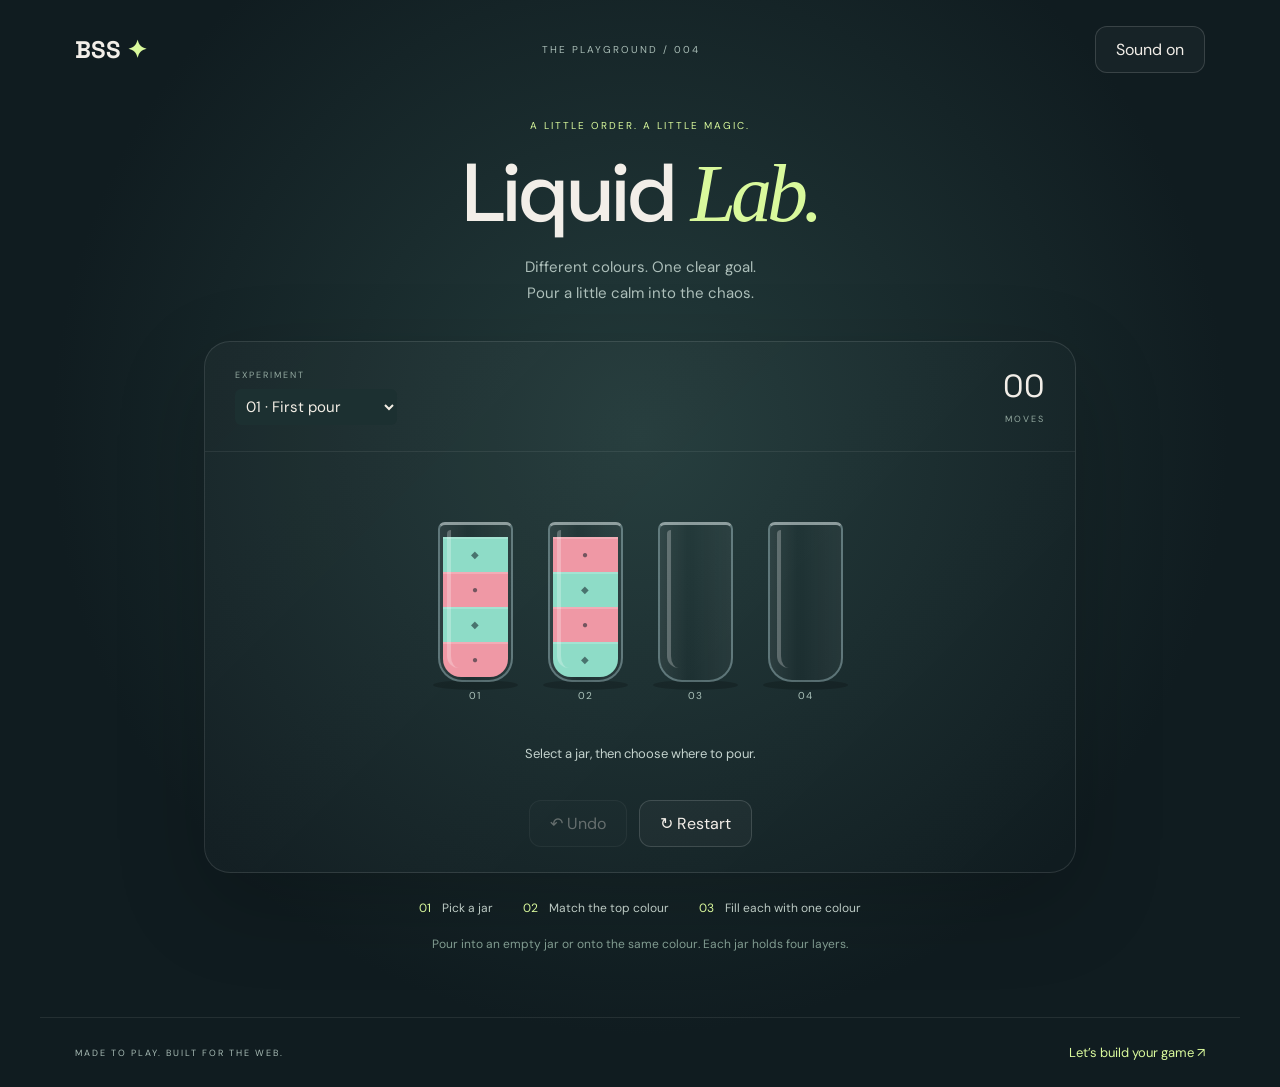
<file: liquid-sort/index.html>
<!doctype html><html lang="en"><head><meta charset="utf-8"><meta name="viewport" content="width=device-width,initial-scale=1"><title>Liquid Lab | Black Spider Studios</title><link rel="stylesheet" href="style.css?v=fluid-2"><script defer src="engine.js"></script><script defer src="game.js?v=pour-sound-1"></script></head><body>
<header><a href="../index.html" class="brand">BSS <span>✦</span></a><span>THE PLAYGROUND / 004</span><button id="sound" aria-pressed="true">Sound on</button></header>
<main><div class="intro"><p class="eyebrow">A LITTLE ORDER. A LITTLE MAGIC.</p><h1>Liquid <em>Lab.</em></h1><p>Different colours. One clear goal.<br>Pour a little calm into the chaos.</p></div>
<section class="game" aria-label="Liquid sorting game"><div class="toolbar"><label>EXPERIMENT <select id="level" aria-label="Level"><option value="0">01 · First pour</option><option value="1">02 · Colour theory</option><option value="2">03 · In the mix</option></select></label><div class="moves"><strong id="moves">00</strong><span>MOVES</span></div></div>
<div id="board" aria-label="Jars"></div><p id="status" role="status">Select a jar, then choose where to pour.</p><div class="actions"><button id="undo" disabled>↶ Undo</button><button id="restart">↻ Restart</button></div>
</section><div class="instructions"><span><b>01</b> Pick a jar</span><span><b>02</b> Match the top colour</span><span><b>03</b> Fill each with one colour</span></div><p class="tip">Pour into an empty jar or onto the same colour. Each jar holds four layers.</p></main>
<footer><span>MADE TO PLAY. BUILT FOR THE WEB.</span><a href="../index.html#contact">Let’s build your game ↗</a></footer>
<dialog id="win"><p class="eyebrow">BEAUTIFULLY SORTED</p><h2>A moment of clarity.</h2><p id="result"></p><button id="next">Next experiment ↗</button><button id="replay">Play again</button></dialog>
</body></html>
</file>
<file: liquid-sort/style.css>
@import url('https://fonts.googleapis.com/css2?family=DM+Sans:wght@400;500;600;700&family=Space+Grotesk:wght@400;500;600;700&display=swap');
:root{color-scheme:dark;font-family:'DM Sans',sans-serif;color:#f2eee8;background:#101c20}*{box-sizing:border-box}body{margin:0;background:radial-gradient(ellipse at 50% 40%,#243c3c 0,transparent 65%);min-height:100vh}button,a,select{-webkit-tap-highlight-color:transparent}button,select{font:inherit}button{cursor:pointer;color:inherit;background:#ffffff08;border:1px solid #ffffff25;border-radius:12px;padding:12px 20px}button:hover:not(:disabled){background:#ffffff15}button:disabled{opacity:.35;cursor:default}:focus-visible{outline:3px solid #d9f99c;outline-offset:5px}a{color:inherit;text-decoration:none}header,footer{max-width:1200px;margin:auto;display:flex;align-items:center;justify-content:space-between;padding:26px 35px;gap:20px}header>span,footer,.eyebrow{font-size:10px;letter-spacing:2px;color:#a8bcb5}.brand{font:bold 24px 'Space Grotesk',sans-serif}.brand span{color:#d9f99c}main{max-width:920px;margin:20px auto 65px;padding:0 24px}.intro{text-align:center}.eyebrow{color:#d9f99c}h1{font:500 clamp(52px,8vw,82px)/1 'Space Grotesk',sans-serif;letter-spacing:-5px;margin:20px 0}h1 em{font-family:Georgia,serif;font-weight:normal;color:#d9f99c}.intro>p:last-child{color:#adbfba;line-height:1.7;font-size:15px}.game{margin-top:35px;border:1px solid #ffffff1c;border-radius:26px;background:linear-gradient(135deg,#ffffff07,#ffffff01);box-shadow:0 30px 90px #0003;overflow:hidden}.toolbar{display:flex;justify-content:space-between;align-items:center;padding:24px 30px;border-bottom:1px solid #ffffff12}.toolbar label{font-size:9px;letter-spacing:2px;color:#94aaa1}.toolbar select{display:block;margin-top:8px;border:0;background:#1c3031;color:#f3eee5;font-size:15px;padding:7px;border-radius:6px}.moves{text-align:right}.moves strong{display:block;font:32px 'Space Grotesk',sans-serif}.moves span{font-size:9px;letter-spacing:2px;color:#94aaa1}#board{display:flex;justify-content:center;align-items:flex-end;flex-wrap:wrap;gap:30px 25px;padding:55px 25px 30px;min-height:280px}.jar{position:relative;padding:0;width:85px;height:190px;border:0;background:none!important;border-radius:0;isolation:isolate;transition:transform .2s;flex:0 0 85px}.jar.selected{transform:translateY(-18px)}.jar.selected .glass{box-shadow:0 0 0 2px #d9f99c,0 0 28px #d9f99c22}.glass{position:absolute;inset:10px 5px 20px;border:2px solid #b4d4d766;border-top:3px solid #dbe9e990;border-radius:7px 7px 24px 24px;background:linear-gradient(90deg,#ffffff12,transparent 40%,#ffffff0c);overflow:hidden}.glass:after{content:'';position:absolute;inset:5px 7px 12px;border-left:4px solid #ffffff40;border-radius:4px 0 0 12px;pointer-events:none}.liquids{position:absolute;bottom:3px;left:3px;right:3px;height:140px;display:flex;flex-direction:column-reverse;justify-content:flex-start;overflow:hidden;border-radius:0 0 18px 18px}.layer{height:25%;flex-shrink:0;background:var(--liquid);box-shadow:inset 0 2px 0 #ffffff30;display:grid;place-items:center;color:#14212990;font-size:10px}.jar-label{position:absolute;bottom:0;left:0;right:0;font-size:10px;color:#adc5bc;letter-spacing:1px}.jar.complete .jar-label{color:#d9f99c}.jar:after{content:'';position:absolute;bottom:12px;left:0;right:0;height:10px;background:#0003;border-radius:50%;z-index:-1}#status{min-height:42px;text-align:center;padding:0 20px;font-size:13px;color:#c4d3ce}.actions{display:flex;justify-content:center;gap:12px;padding:0 20px 25px}.instructions{display:flex;justify-content:center;gap:30px;margin-top:27px;font-size:12px;color:#bccac4}.instructions b{font-weight:400;color:#d9f99c;margin-right:8px}.tip{text-align:center;font-size:12px;color:#809b90;margin-top:20px}footer{border-top:1px solid #ffffff15;font-size:9px}footer a{color:#d9f99c;letter-spacing:0;font-size:13px}.pour-ghost{position:fixed;z-index:20;pointer-events:none;margin:0;transition:none}.stream{position:fixed;z-index:19;width:7px;border-radius:6px;pointer-events:none;box-shadow:0 0 12px #ffffff20;transform-origin:top}dialog{background:#203635;color:#f1eee7;border:1px solid #d9f99c55;border-radius:24px;max-width:420px;width:calc(100% - 40px);padding:35px;text-align:center}dialog::backdrop{background:#091414bb;backdrop-filter:blur(8px)}dialog h2{font:32px 'Space Grotesk',sans-serif}dialog p{line-height:1.6}dialog button{display:block;width:100%;margin-top:12px}#next{background:#d9f99c;color:#1b3025;border:0}.shake{animation:shake .25s}@keyframes shake{25%,75%{translate:-5px}50%{translate:5px}}@media(max-width:600px){header,footer{padding:20px}header>span{display:none}main{padding:0 14px;margin-top:15px}h1{letter-spacing:-3px}.toolbar{padding:18px}#board{gap:25px 14px;padding:35px 14px 20px}.jar{width:72px;flex-basis:72px}.instructions{gap:12px;flex-wrap:wrap;font-size:11px}footer{flex-wrap:wrap}.game{margin-top:25px}}@media(prefers-reduced-motion:reduce){*,*:before,*:after{animation:none!important;transition:none!important}}

.liquid-animation{position:fixed;inset:0;width:100vw;height:100vh;z-index:30;pointer-events:none}
</file>
